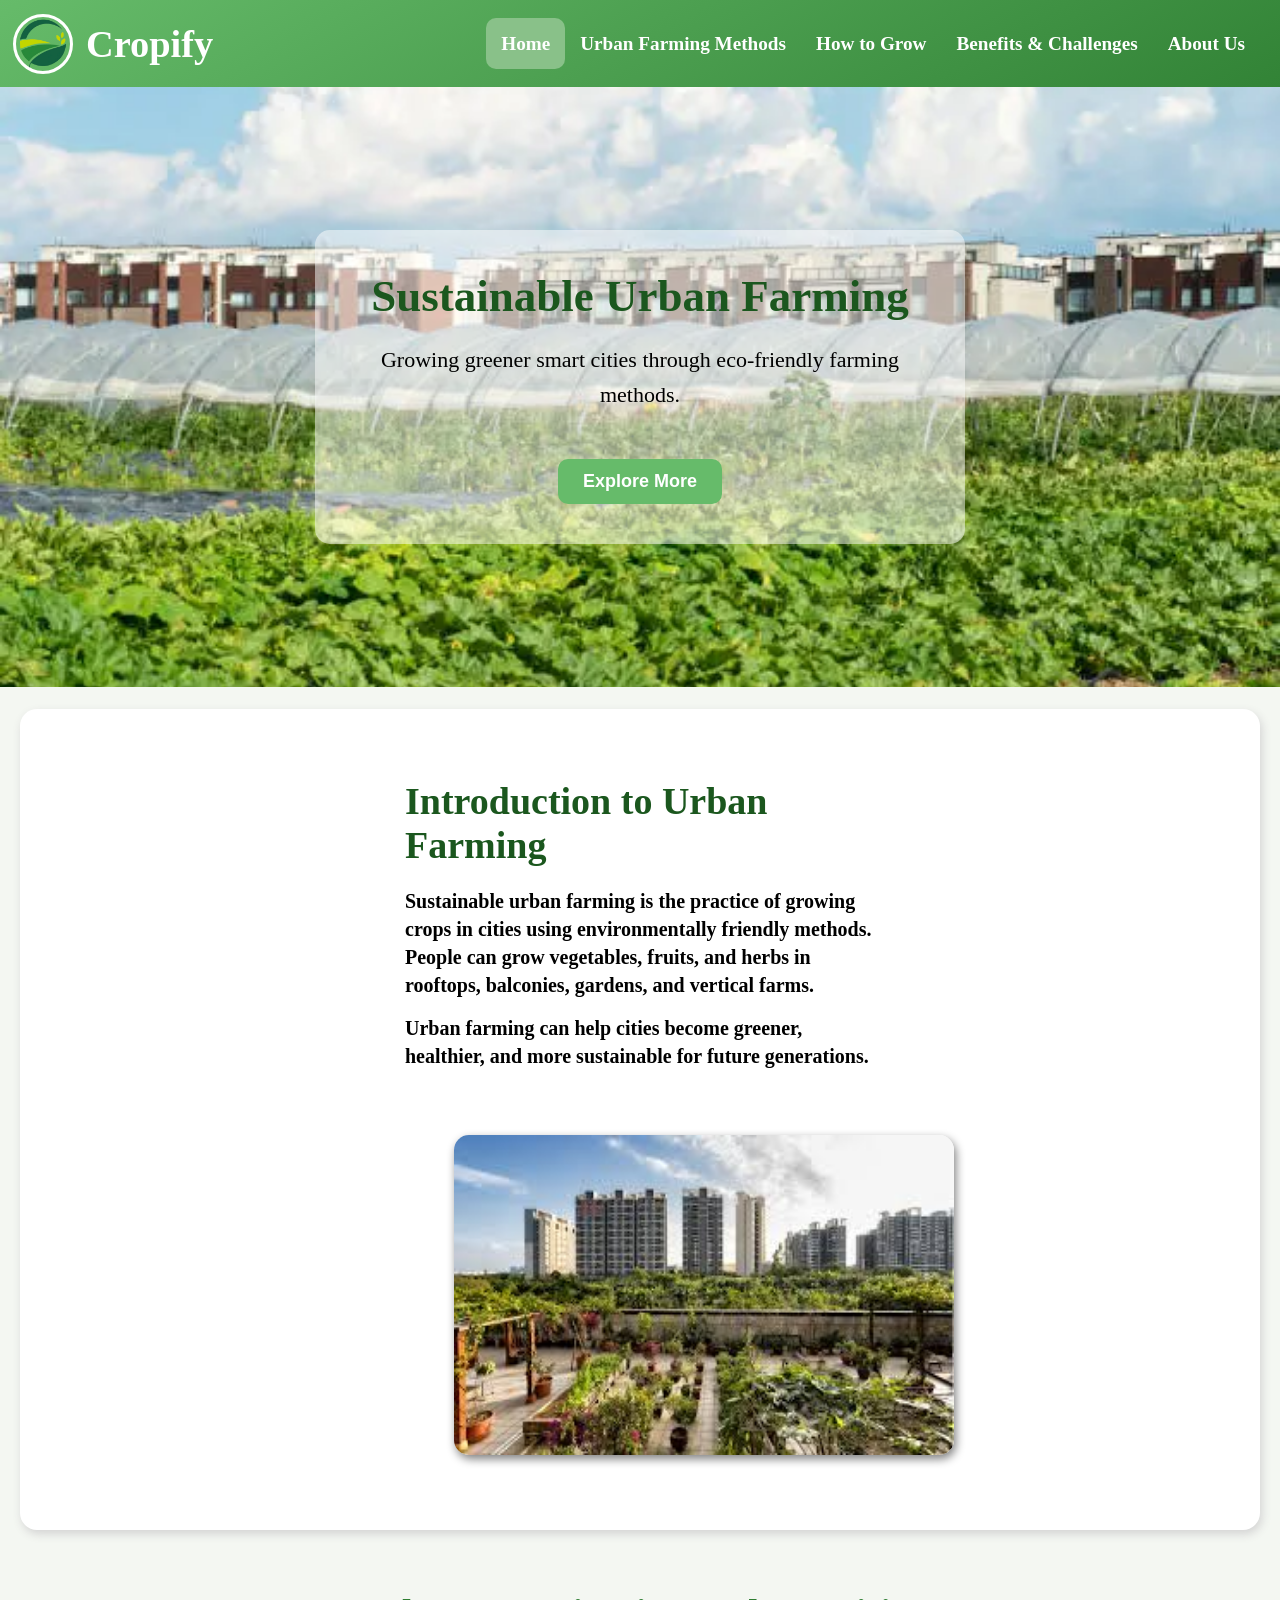
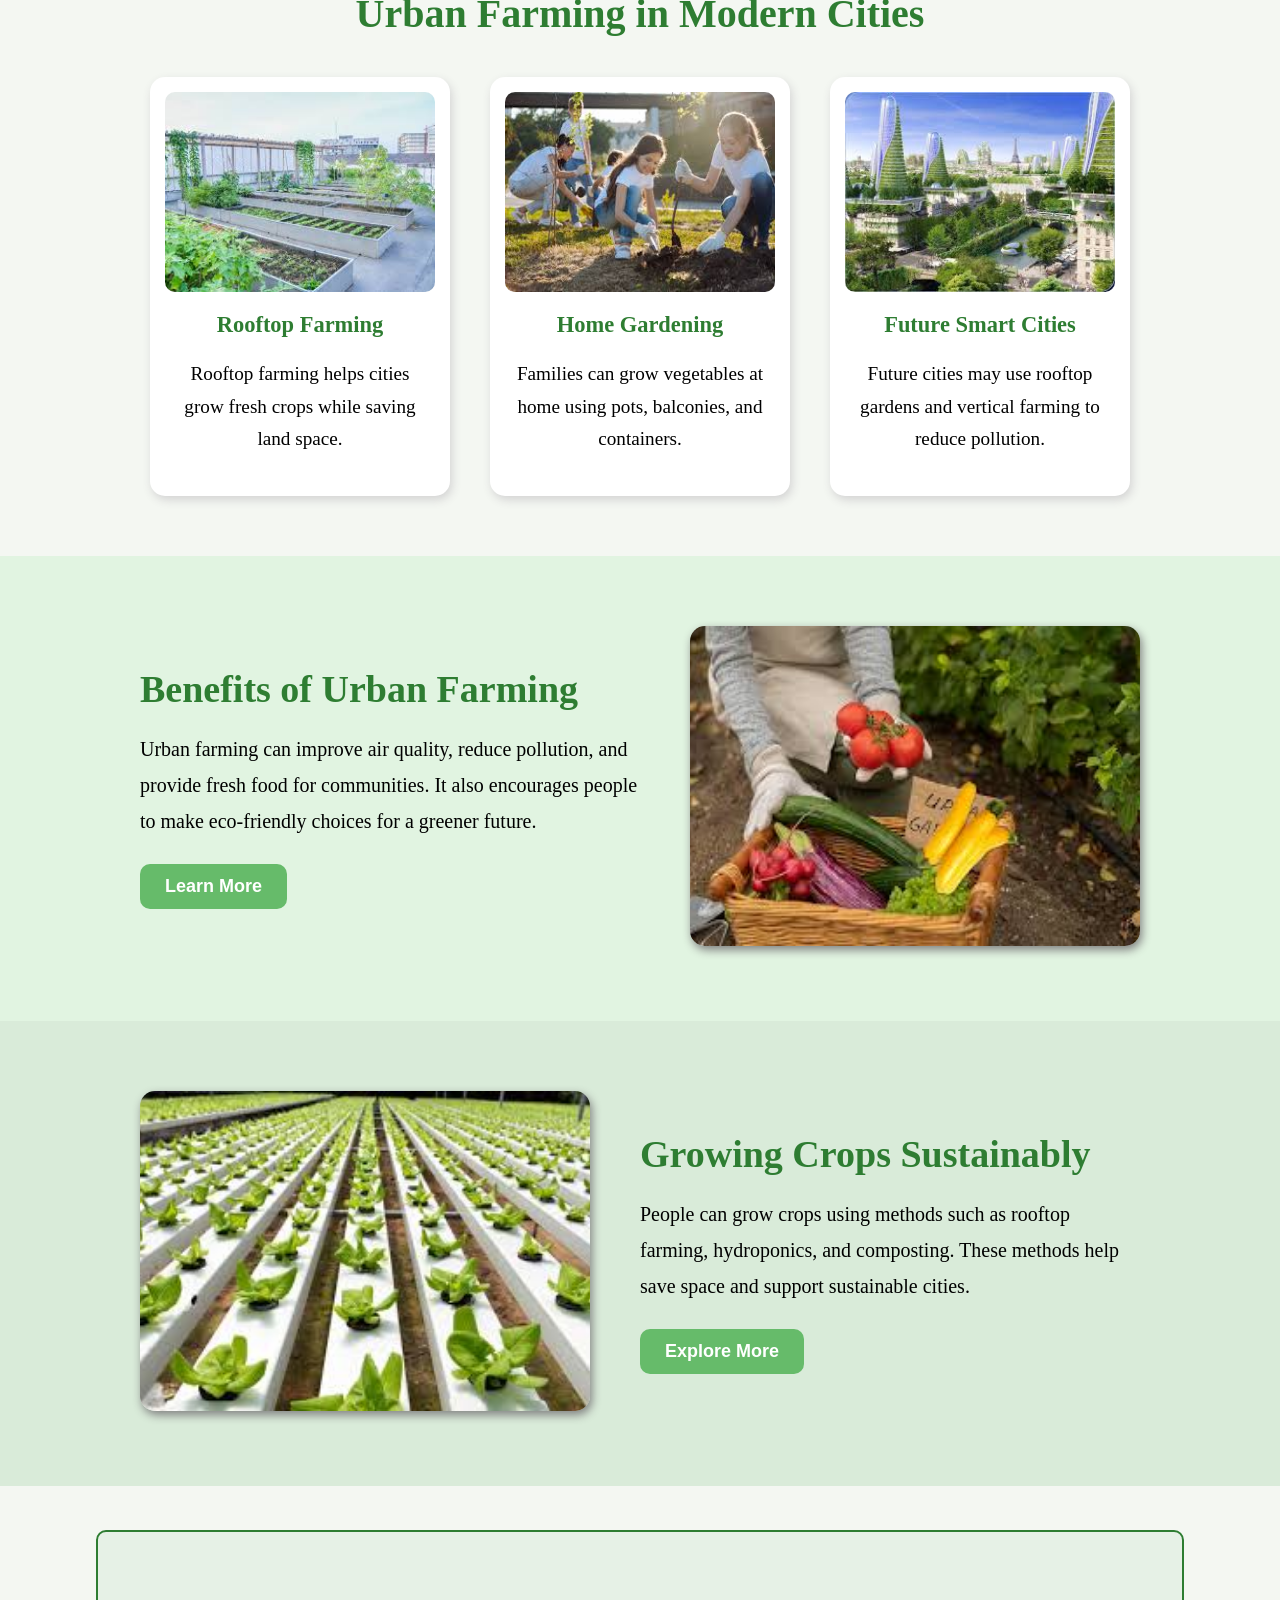
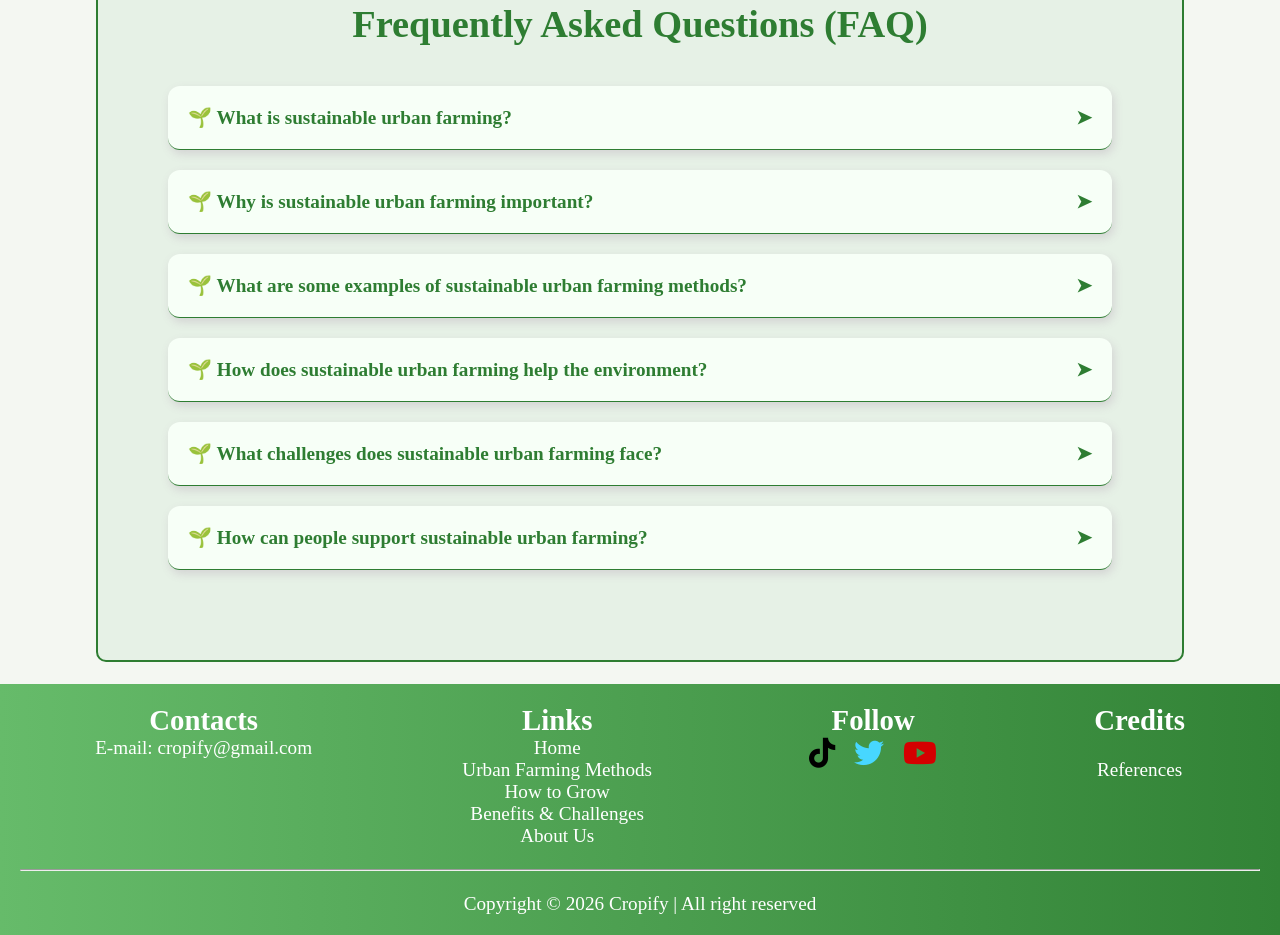
<file: index.html>
<!DOCTYPE html>
<html lang="en">
<head>
    <meta charset="UTF-8">
    <meta name="viewport" content="width=device-width, initial-scale=1.0">
    <title>Cropify - Home</title>
    <link rel="icon" href="icons/logo.ico">
    <link rel="stylesheet" href="index.css">
    <link rel="stylesheet" href="https://cdnjs.cloudflare.com/ajax/libs/font-awesome/6.5.0/css/all.min.css">
</head>
<body>
    <!--Header-->
    <div class="header">
        <div class="logo">
            <img src="icons/logo.ico" alt="logo">
            <h1>Cropify</h1>
        </div>
 
        <input type="checkbox" id="menu-check">
        <label for="menu-check" class="menu_icon">☰</label>

        <ul class="menu" type="none">
            <li><a href="index.html" class="show">Home</a></li>
            <li><a href="overview.html">Urban Farming Methods</a></li>
            <li><a href="pbl_howtogrow.html">How to Grow</a></li>
            <li><a href="Benefits.html">Benefits & Challenges</a></li>
            <li><a href="About_Us.html">About Us</a></li>
        </ul>
    </div>
    
    <!--Hero Section-->
    <div class="hero-container">
        <div class="hero-content">
            <h2>Sustainable Urban Farming</h2>
            <p>
                Growing greener smart cities through eco-friendly farming methods.
            </p>
            <br>
            <button>
                <a href="overview.html">Explore More</a>
            </button>
        </div>
    </div>
    <br>

    <!--Intro-->
    <div class="intro">
        <div class="intro-text">
        <h2>Introduction to Urban Farming</h2>
            <p>
                Sustainable urban farming is the practice of growing crops in cities using environmentally friendly methods. People can grow vegetables, fruits, and herbs in rooftops, balconies, gardens, and vertical farms.
            </p>
            <p>
                Urban farming can help cities become greener, healthier, and more sustainable for future generations.
            </p>
        </div>
        <div class="intro-image">
            <img src="images/urban agriculture.jpg" alt="Urban Farming">
        </div>
    </div>
    
    <!--Cards-->
    <div class="card-section">
        <h2>Urban Farming in Modern Cities</h2>

        <div class="cards">

            <div class="card">
                <img src="images/rooftop garden.jpg" alt="Rooftop Farming">
                <h3>Rooftop Farming</h3>
                <p>
                    Rooftop farming helps cities grow fresh crops while saving land space.
                </p>
            </div>
            
            <div class="card">
                <img src="images/Students planting.jpg" alt="Planting">
                <h3>Home Gardening</h3>
                <p>
                    Families can grow vegetables at home using pots, balconies, and containers.
                </p>
            </div>
            
            <div class="card">
                <img src="images/future green city.jpg" alt="Future Cities">
                <h3>Future Smart Cities</h3>
                <p>
                    Future cities may use rooftop gardens and vertical farming to reduce pollution.
                </p>
            </div>
        </div>
    </div>

    <!--Preview-->
    <div class="preview-section1">
        <div class="preview-text">
            <h2>Benefits of Urban Farming</h2>
            <p>
                Urban farming can improve air quality, reduce pollution, and provide fresh food for communities. It also encourages people to make eco-friendly choices for a greener future.
            </p>
            <button><a href="Benefits.html">Learn More</a></button>
        </div>
        <div class="preview-image">
            <img src="images/fresh vegetables community garden.jpg" alt="Benefits">
        </div>
    </div>
    
    <div class="preview-section2">
        <div class="preview-image">
            <img src="images/hydroponic farming.jpg" alt="How to Grow">
        </div>
        <div class="preview-text">
            <h2>Growing Crops Sustainably</h2>
            <p>
                People can grow crops using methods such as rooftop farming, hydroponics, and composting. These methods help save space and support sustainable cities.
            </p>
            <button><a href="pbl_howtogrow.html">Explore More</a></button>
        </div>
    </div>

    <br><br>

    <!--FAQ-->
    <div class="faq">
        <h1>Frequently Asked Questions (FAQ)</h1>
        <details>
            <summary>🌱 What is sustainable urban farming?</summary>
            <p>
                Sustainable urban farming is growing food in cities using methods that are good for the environment and help protect natural resources for the future.
            </p>
        </details>
        <details>
            <summary>🌱 Why is sustainable urban farming important?</summary>
            <p>
                It is important because it helps cities produce fresh food locally, reduces pollution from transporting food, and makes urban areas greener.
            </p>
        </details>
        <details>
            <summary>🌱 What are some examples of sustainable urban farming methods?</summary>
            <p>
                Examples include rooftop gardens, community gardens, vertical farming, greenhouses, and hydroponics, which all use space and resources efficiently.
            </p>
        </details>
        
        <details>
            <summary>🌱 How does sustainable urban farming help the environment?</summary>
            <p>
                It improves air quality, reduces waste and carbon emissions, and increases green spaces in cities.
            </p>
        </details>
        
        <details>
            <summary>🌱 What challenges does sustainable urban farming face?</summary>
            <p>
                Some challenges include limited space in cities, soil pollution, high starting costs, and the need for technology and maintenance.
            </p>
        </details>
        
        <details>
            <summary>🌱 How can people support sustainable urban farming?</summary>
            <p>
                People can support it by starting small home gardens, joining community farms, using eco-friendly practices, and learning more about sustainable food production.
            </p>
        </details>
    </div>

    <br>

    <!--footer-->
    <div class="footer">
        <div class="ft-container">
            <div class="ft-contact">
                <h2>Contacts</h2>
                <p>E-mail: <a href="">cropify@gmail.com</a></p>
            </div>
            <div class="links">
                <h2>Links</h2>
                <ul type="none">
                    <li><a href="index.html">Home</a></li>
                    <li><a href="overview.html">Urban Farming Methods</a></li>
                    <li><a href="pbl_howtogrow.html">How to Grow</a></li>
                    <li><a href="Benefits.html">Benefits & Challenges</a></li>
                    <li><a href="About_Us.html">About Us</a></li>
                </ul>
                <br>
            </div>
            <div class="social-icons">
                <h2>Follow</h2>
                <a href="https://www.tiktok.com/search?q=sustainable%20urban%20farming&t=1780014566578" class="tiktok"><i class="fab fa-tiktok"></i></a>
                <a href="https://x.com/search?q=sustainable%20urban%20farming&src=typed_query&f=top" class="twitter"><i class="fab fa-twitter"></i></a>
                <a href="https://www.youtube.com/channel/UCtoEuL28WUz4v6fltpDAhZA" class="youtube"><i class="fab fa-youtube"></i></a>
            </div>
            <div class="References">
                <h2>Credits</h2>
                <br>
                <a href="https://canva.link/aensawiiavmq3fc">References</a>
            </br>
            </div>
        </div>
        <hr><br>
        <p>Copyright &copy; 2026 Cropify | All right reserved</p>
    </div>
</body>
</html>
</file>
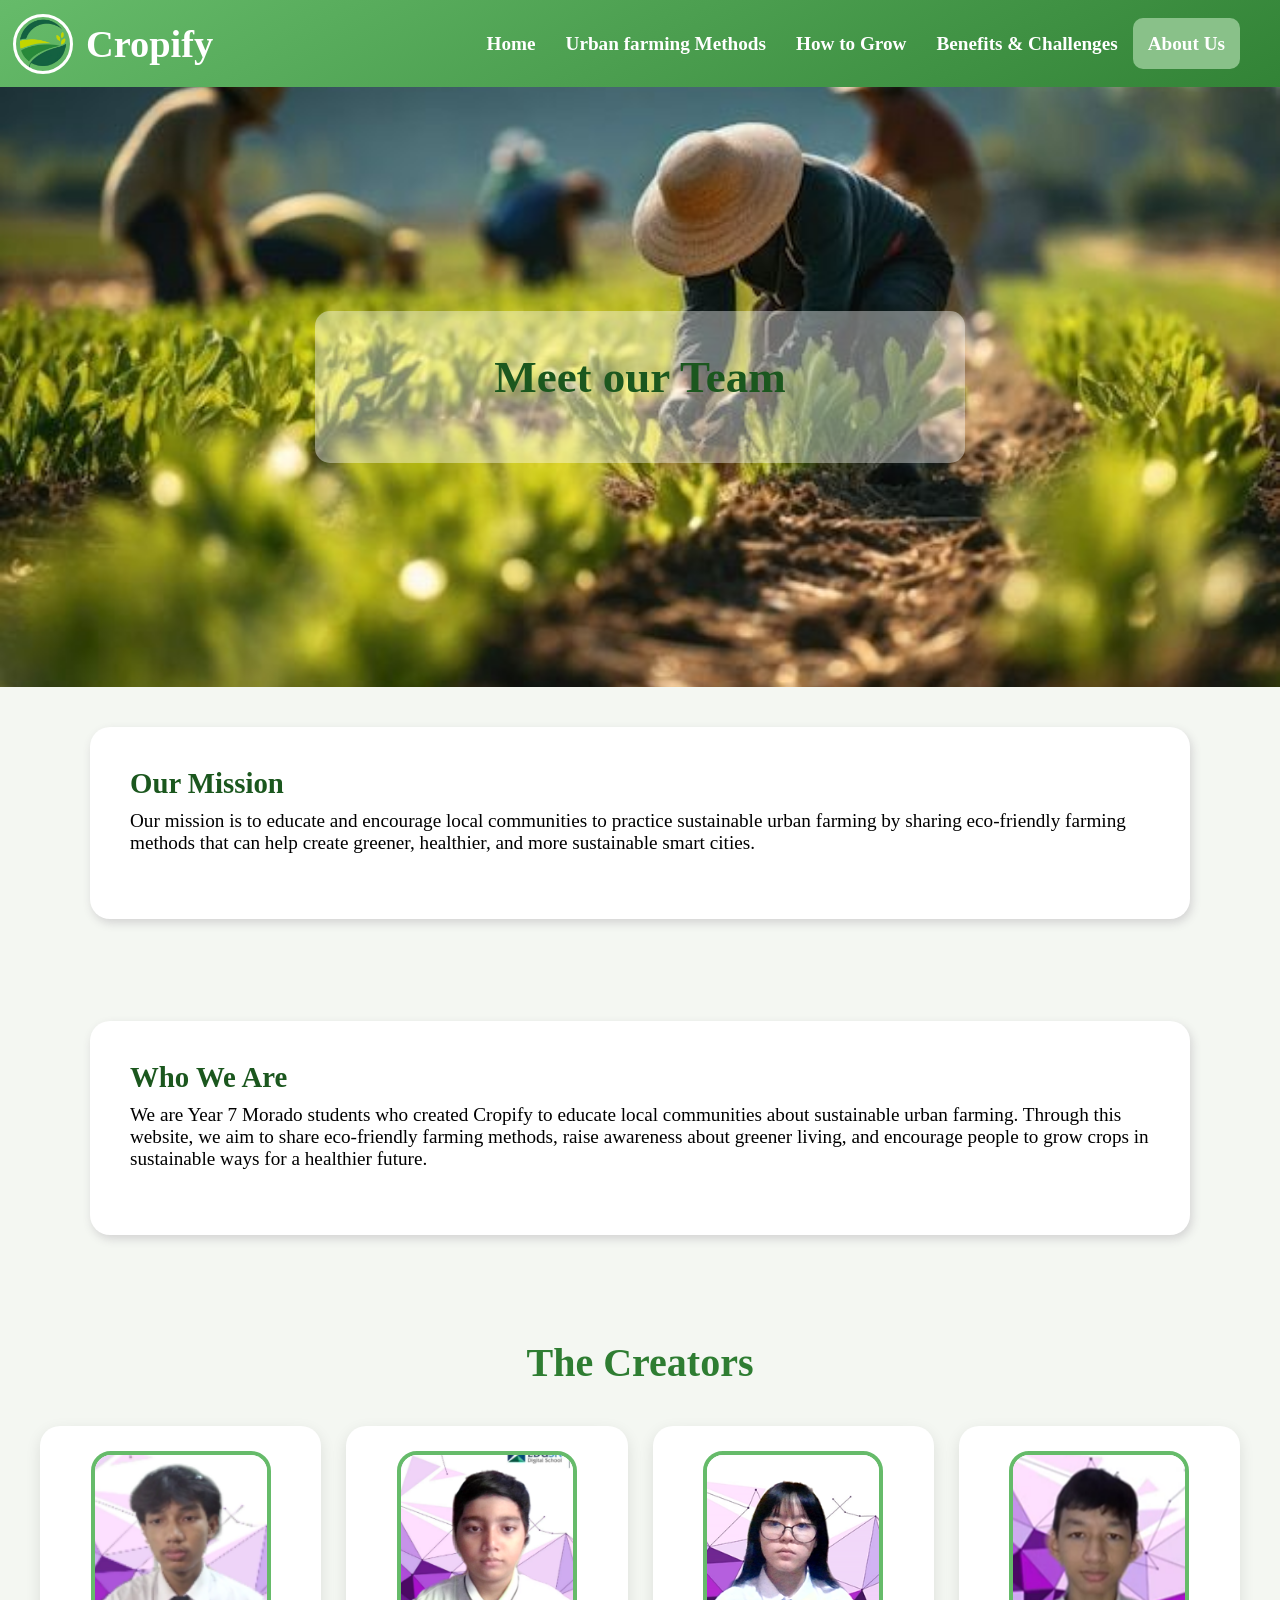
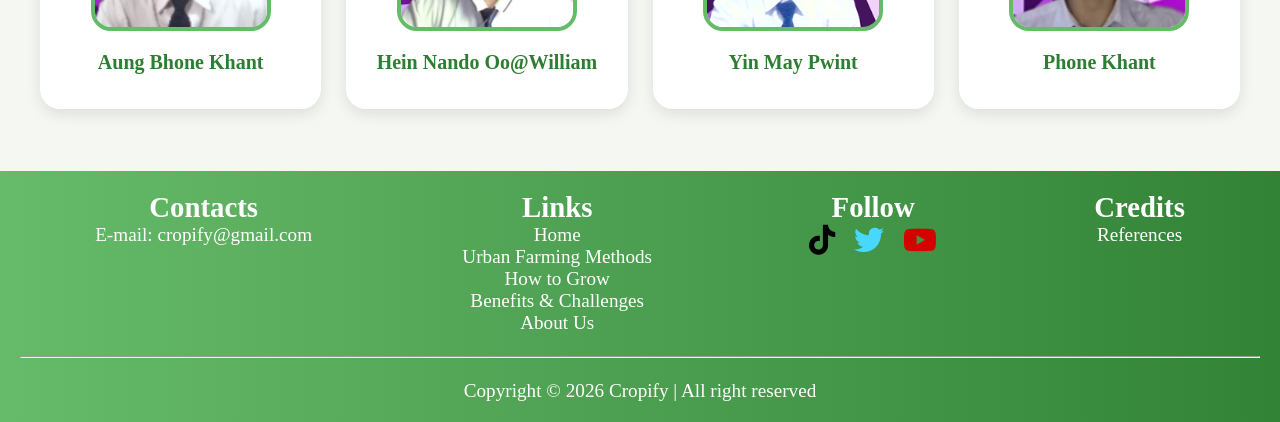
<file: About_Us.html>
<!DOCTYPE html>
<html lang="en">
<head>
    <meta charset="UTF-8">
    <meta name="viewport" content="width=device-width, initial-scale=1.0">
    <title>Cropify - About Us</title>
    <link rel="icon" href="icons/logo.ico">
    <link rel="stylesheet" href="About Us.css">
    <link rel="stylesheet"href="https://cdnjs.cloudflare.com/ajax/libs/font-awesome/6.5.0/css/all.min.css">
</head>
</head>
<body>
    <!--Header-->
    <div class="header">
        <div class="logo">
            <img src="icons/logo.ico" alt="logo">
            <h1>Cropify</h1>
        </div>
 
        <input type="checkbox" id="menu-check">
        <label for="menu-check" class="menu_icon">☰</label>
 
        <ul class="menu" type="none">
            <li><a href="index.html">Home</a></li>
            <li><a href="overview.html">Urban farming Methods</a></li>
            <li><a href="pbl_howtogrow.html">How to Grow</a></li>
            <li><a href="Benefits.html">Benefits & Challenges</a></li>
            <li><a href="About_Us.html" class="show">About Us</a></li>
        </ul>
    </div>

 
    <!--overview hero section-->
        <div class="hero-container">
            <div class="hero-content">
                <h2>Meet our Team</h2>
            </div>
        </div>
    <!--Who we are & Our Mission-->
    <div class="us">
        <h2>Our Mission</h2>
        <p>
            Our mission is to educate and encourage local communities to practice sustainable urban farming by sharing eco-friendly farming methods that can help create greener, healthier, and more sustainable smart cities.
        </p>
    </div>
 
    <br>
 
    <div class="us">
        <h2>Who We Are</h2>
        <p>
            We are Year 7 Morado students who created Cropify to educate local communities about sustainable urban farming. Through this website, we aim to share eco-friendly farming methods, raise awareness about greener living, and encourage people to grow crops in sustainable ways for a healthier future.
        </p>
    </div>
 
    <br><br>
 
    <!--Members-->
    <h1 class="members-title">The Creators</h1>
 
    <div class="team">
        <div class="member">
            <img src="images/ABK.png" alt="ABK">
            <h3>Aung Bhone Khant</h3>
            <p>Creator of</p>
            <p>About Us page </p>
        </div>
 
        <div class="member">
            <img src="images/HNO.png" alt="HNO">
            <h3>Hein Nando Oo@William</h3>
            <p>Creator of</p>
            <p>Benefits & Challenges page</p>
        </div>
 
        <div class="member">
            <img src="images/YMP.png" alt="YMP">
            <h3>Yin May Pwint</h3>
            <p>Creator of</p>
            <p>Home page and Urban Farming Methods page</p>
        </div>
 
        <div class="member">
            <img src="images/PK (1).png" alt="PK">
            <h3>Phone Khant</h3>
            <p>Creator of</p>
            <p>How to Grow page</p>
        </div>
    </div>
 
    <br>
 
    <!--Footer-->
    <div class="footer">
        <div class="ft-container">
            <div class="ft-contact">
                <h2>Contacts</h2>
                <p>E-mail: <a href="">cropify@gmail.com</a></p>
            </div>
            <div class="links">
                <h2>Links</h2>
                <ul type="none">
                    <li><a href="index.html">Home</a></li>
                    <li><a href="overview.html">Urban Farming Methods</a></li>
                    <li><a href="pbl_howtogrow.html">How to Grow</a></li>
                    <li><a href="Benefits.html">Benefits & Challenges</a></li>
                    <li><a href="About_Us.html">About Us</a></li>
                </ul>
                <br>
            </div>
            <div class="social-icons">
                <h2>Follow</h2>
                <a href="https://www.tiktok.com/search?q=sustainable%20urban%20farming&t=1780014566578" class="tiktok"><i class="fab fa-tiktok"></i></a>
                <a href="https://x.com/search?q=sustainable%20urban%20farming&src=typed_query&f=top" class="twitter"><i class="fab fa-twitter"></i></a>
                <a href="https://www.youtube.com/channel/UCtoEuL28WUz4v6fltpDAhZA" class="youtube"><i class="fab fa-youtube"></i></a>
            </div>
            <div class="references">
                <h2>Credits</h2>
                <a href="https://canva.link/aensawiiavmq3fc">References</a>
            </div>
        </div>
        <hr><br>
        <p>Copyright &copy; 2026 Cropify | All right reserved</p>
    </div>
</body>
</html>
</file>
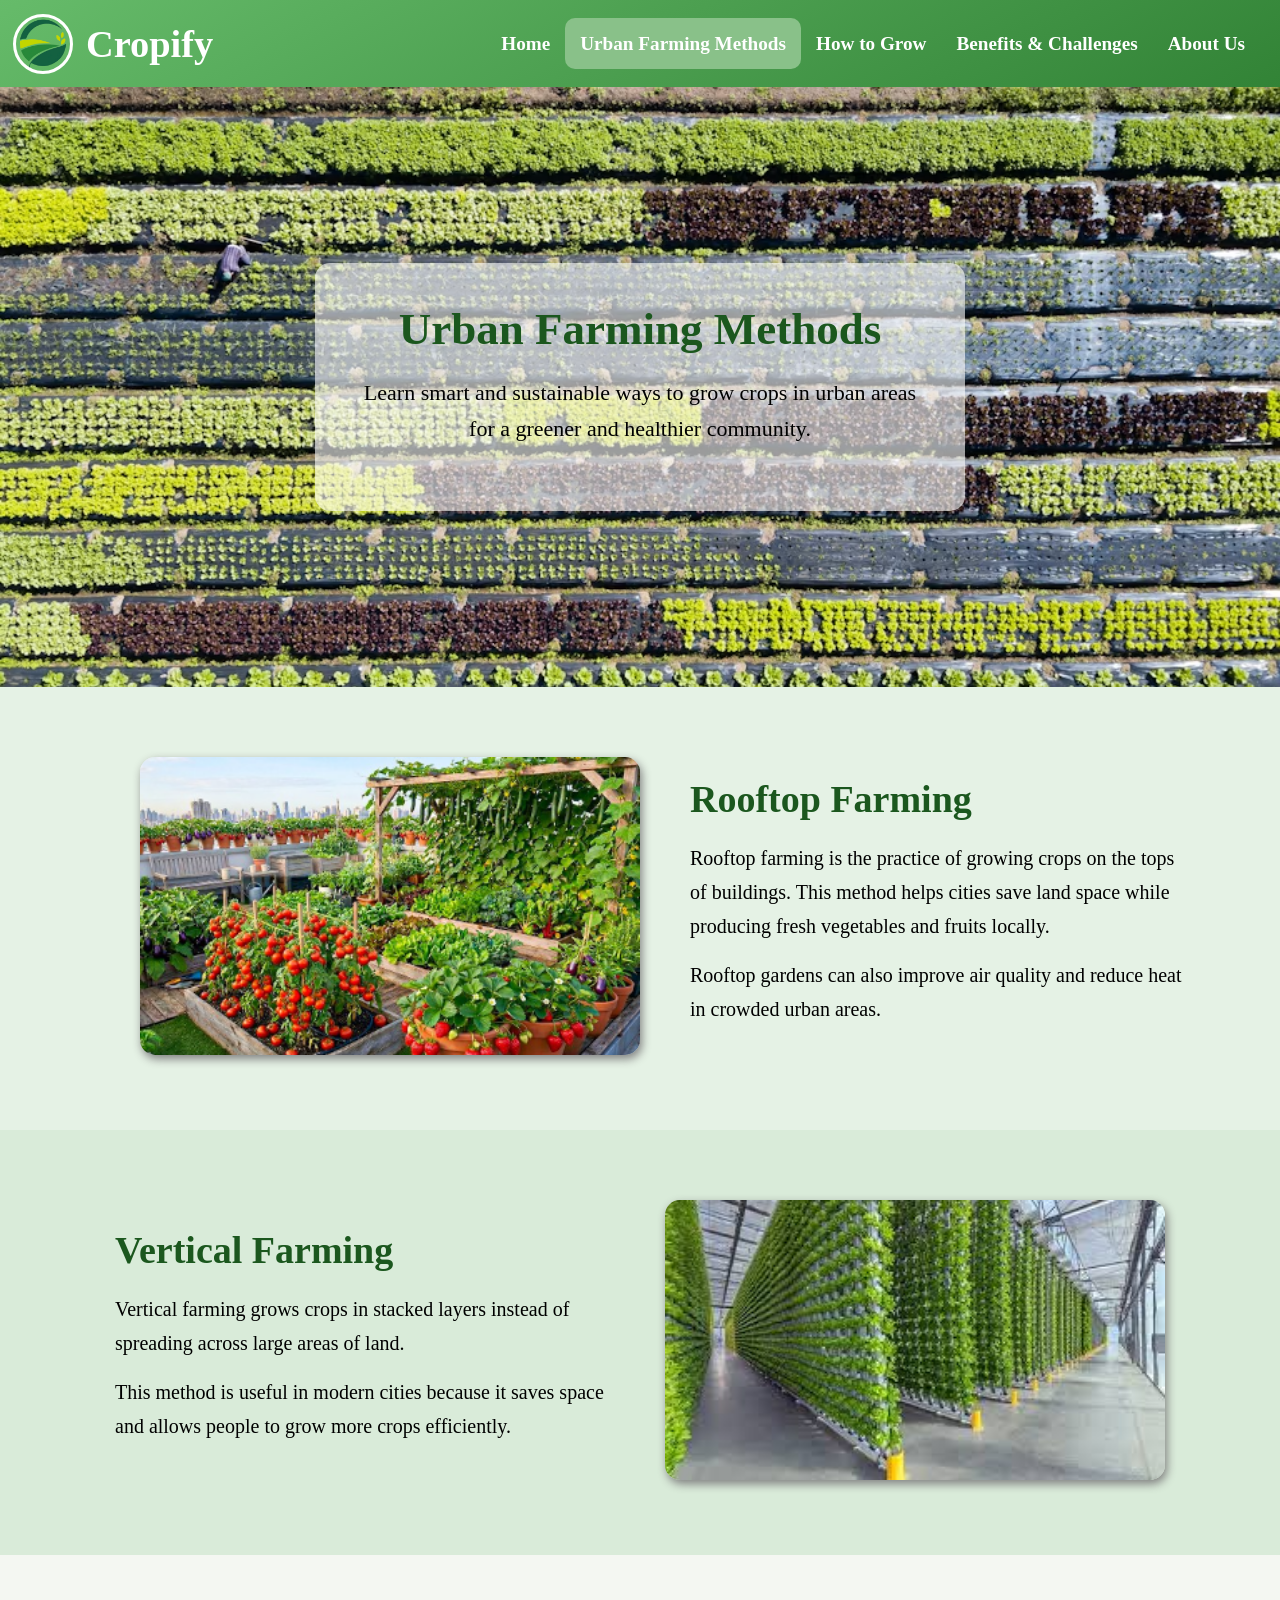
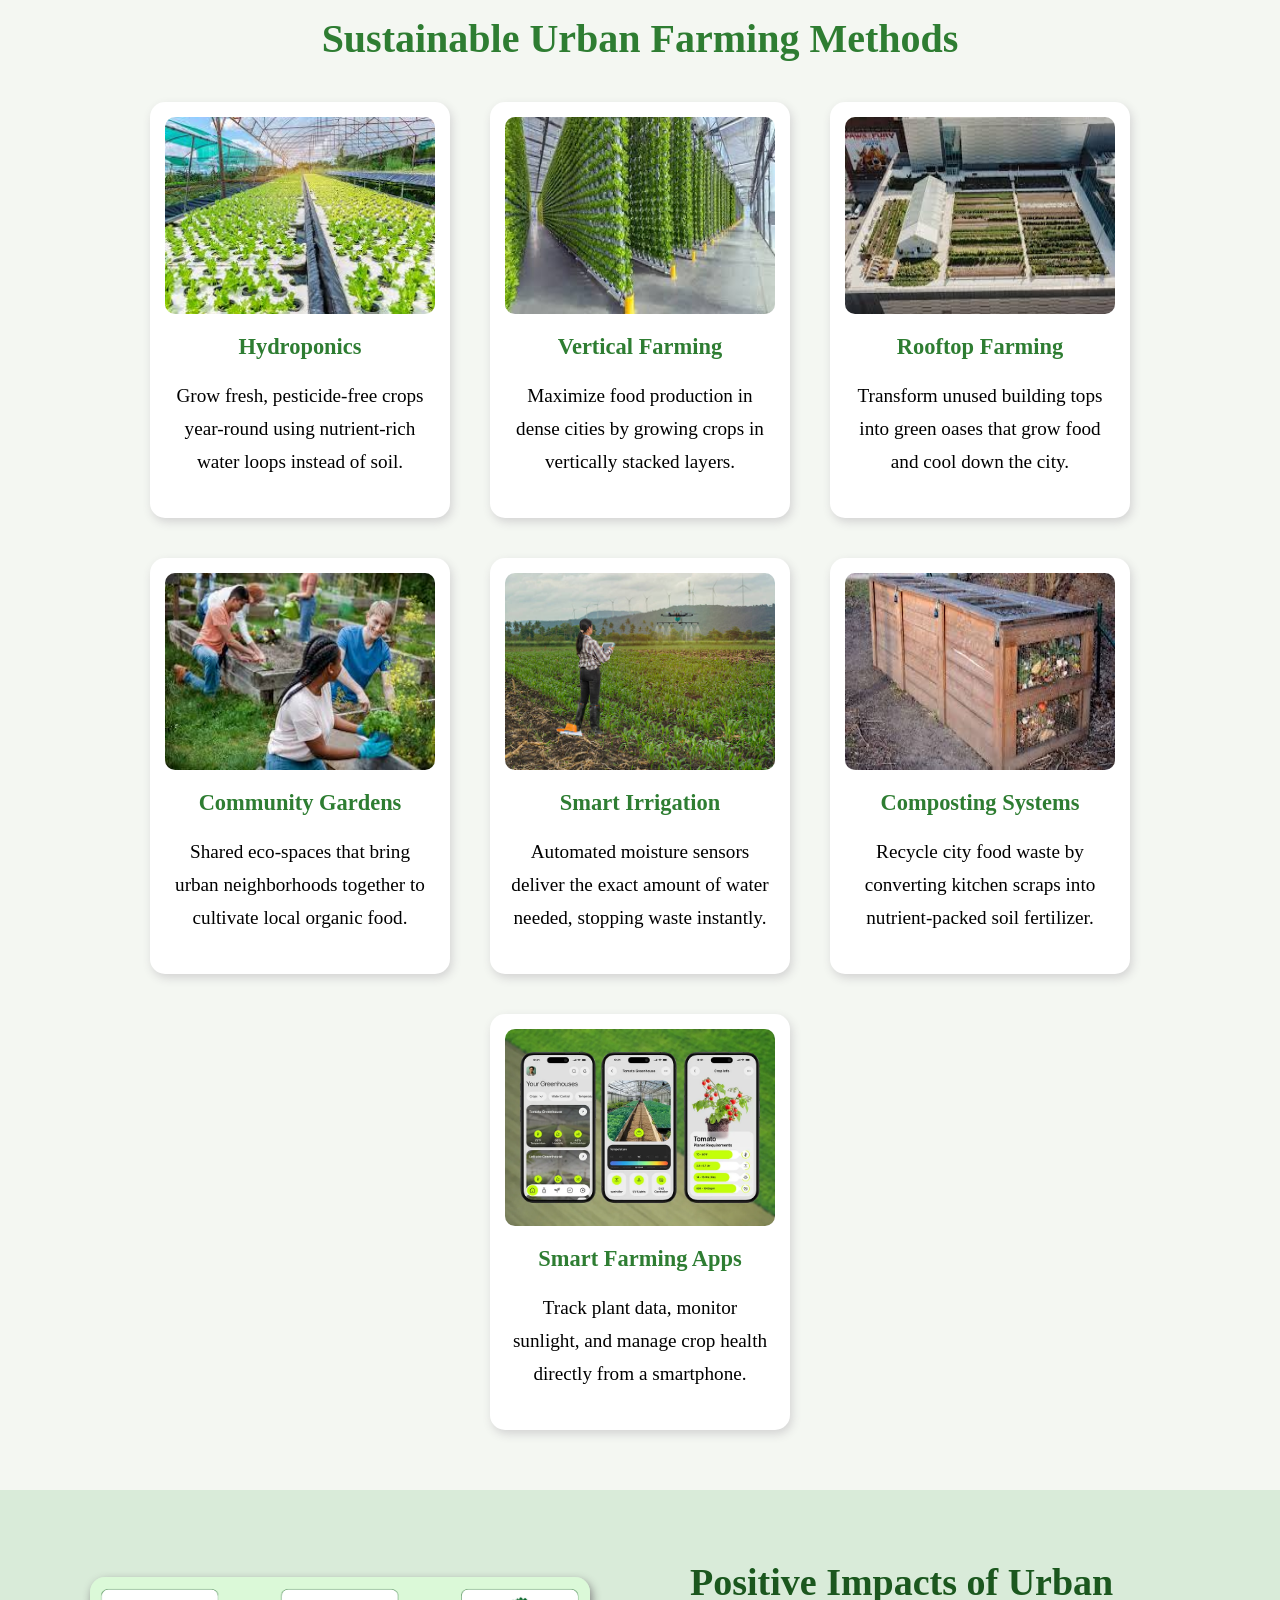
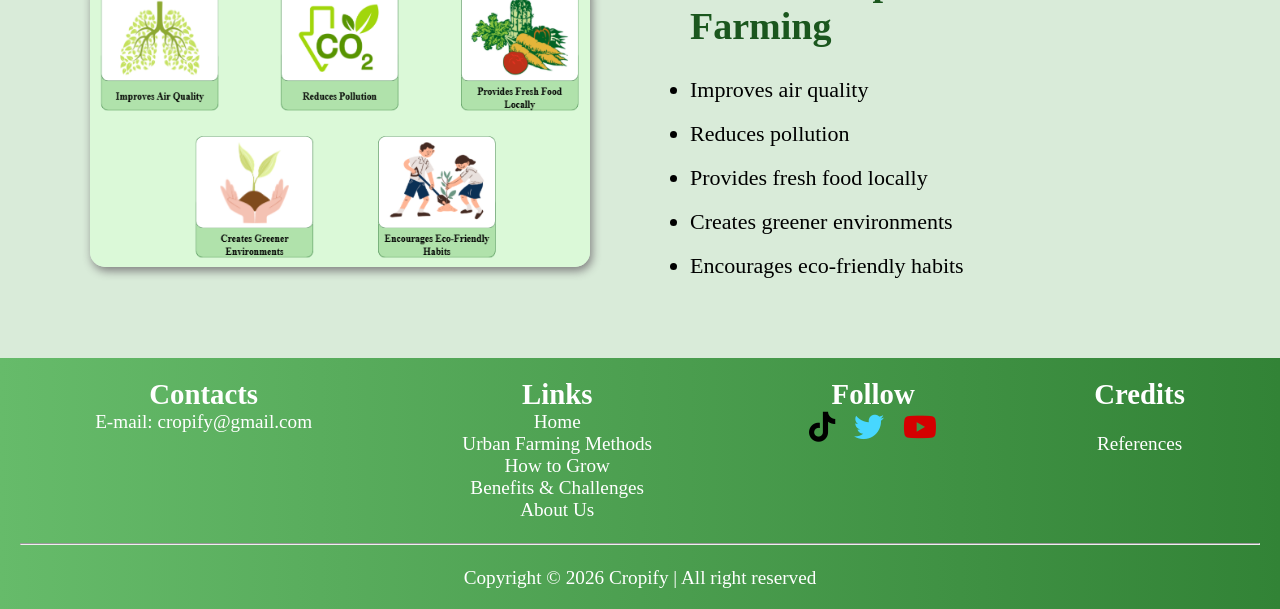
<file: overview.html>
<!DOCTYPE html>
<html lang="en">
<head>
    <meta charset="UTF-8">
    <meta name="viewport" content="width=device-width, initial-scale=1.0">
    <title>Cropify - Urban Farming Methods</title>
    <link rel="icon" href="icons/logo.ico">
    <link rel="stylesheet" href="overview.css">
    <link rel="stylesheet" href="https://cdnjs.cloudflare.com/ajax/libs/font-awesome/6.5.0/css/all.min.css">
</head>
<body>
    <!--header-->
    <div class="header">
        <div class="logo">
            <img src="icons/logo.ico" alt="logo">
            <h1>Cropify</h1>
        </div>
 
        <input type="checkbox" id="menu-check">
        <label for="menu-check" class="menu_icon">☰</label>

        <ul class="menu" type="none">
            <li><a href="index.html">Home</a></li>
            <li><a href="overview.html" class="show">Urban Farming Methods</a></li>
            <li><a href="pbl_howtogrow.html">How to Grow</a></li>
            <li><a href="Benefits.html">Benefits & Challenges</a></li>
            <li><a href="About_Us.html">About Us</a></li>
        </ul>
    </div>
    <!--end header-->

    <!--overview hero section-->
    <div class="hero-container">
        <div class="hero-content">
            <h2>Urban Farming Methods</h2>
            <p>
                Learn smart and sustainable ways to grow crops in urban areas for a greener and healthier community.
            </p>
        </div>
    </div>


    <!--Section 1-->
    <div class="section1">
        <br><br>
        <div class="overview-image">
            <img src="images/rooftop vegetable garden.png" alt="Rooftop Farming">
        </div>
        <div class="overview-text">
            <h2>Rooftop Farming</h2>
            <p>
                Rooftop farming is the practice of growing crops on the tops of buildings. This method helps cities save land space while producing fresh vegetables and fruits locally.
            </p>
            <p>
                Rooftop gardens can also improve air quality and reduce heat in crowded urban areas.
            </p>
        </div>
    </div>


    <!--Section 2-->
    <div class="section2">
        <div class="overview-text">
            <h2>Vertical Farming</h2>
            <p>
                Vertical farming grows crops in stacked layers instead of spreading across large areas of land.
            </p>
            <p>
                This method is useful in modern cities because it saves space and allows people to grow more crops efficiently.
            </p>
        </div>
        <div class="overview-image">
            <img src="images/vertical farm.jpg" alt="Vertical Farming">
        </div>
    </div>


    <!--Section 3-->
    <div class="card-section">
        <h2>Sustainable Urban Farming Methods</h2>
        <div class="cards">
            <div class="card">
                <img src="images/Hydroponics.jpg" alt="Hydroponics">
                <h3>Hydroponics</h3>
                <p>
                    Grow fresh, pesticide-free crops year-round using nutrient-rich water loops instead of soil.
                </p>
            </div>
            
            <div class="card">
                <img src="images/vertical farm.jpg" alt="Vertical Farming">
                <h3>Vertical Farming</h3>
                <p>
                    Maximize food production in dense cities by growing crops in vertically stacked layers.
                </p>
            </div>
            
            <div class="card">
                <img src="images/rooftop greenhouse urban farming.jpg" alt="rooftop farming">
                <h3>Rooftop Farming</h3>
                <p>
                    Transform unused building tops into green oases that grow food and cool down the city.
                </p>
            </div>

            <div class="card">
                <img src="images/Community Gardens.jpg" alt="Commnuity">
                <h3>Community Gardens</h3>
                <p>
                    Shared eco-spaces that bring urban neighborhoods together to cultivate local organic food.
                </p>
            </div>

            <div class="card">
                <img src="images/smart irrigation.jpg" alt="Smart Irrigation">
                <h3>Smart Irrigation</h3>
                <p>
                    Automated moisture sensors deliver the exact amount of water needed, stopping waste instantly.
                </p>
            </div>

            <div class="card">
                <img src="images/Composting.jpg" alt="Composting">
                <h3>Composting Systems</h3>
                <p>
                    Recycle city food waste by converting kitchen scraps into nutrient-packed soil fertilizer.
                </p>
            </div>

            <div class="card">
                <img src="images/smart apps.webp" alt="Smart Farming Apps">
                <h3>Smart Farming Apps</h3>
                <p>
                    Track plant data, monitor sunlight, and manage crop health directly from a smartphone.
                </p>
            </div>
        </div>
    </div>
        
    
        
    <!--Impacts-->
    <div class="impacts-section">
        <div class="impacts-image">
            <img src="images/impacts.png" alt="Impacts">
        </div>
        <div class="impacts-text">
            <h2>Positive Impacts of Urban Farming</h2>
            <ul>
                <li>Improves air quality</li>
                <li>Reduces pollution</li>
                <li>Provides fresh food locally</li>
                <li>Creates greener environments</li>
                <li>Encourages eco-friendly habits</li>
            </ul>
        </div>
    </div>


    <!--footer-->
    <div class="footer">
        <div class="ft-container">
            <div class="ft-contact">
                <h2>Contacts</h2>
                <p>E-mail: <a href="mailto:cropify@gmail.com">cropify@gmail.com</a></p>
            </div>
            <div class="links">
                <h2>Links</h2>
                <ul type="none">
                    <li><a href="index.html">Home</a></li>
                    <li><a href="overview.html">Urban Farming Methods</a></li>
                    <li><a href="pbl_howtogrow.html">How to Grow</a></li>
                    <li><a href="Benefits.html">Benefits & Challenges</a></li>
                    <li><a href="About_Us.html">About Us</a></li>
                </ul>
                <br>
            </div>
            <div class="social-icons">
                <h2>Follow</h2>
                <a href="https://www.tiktok.com/search?q=sustainable%20urban%20farming&t=1780014566578" class="tiktok"><i class="fab fa-tiktok"></i></a>
                <a href="https://x.com/search?q=sustainable%20urban%20farming&src=typed_query&f=top" class="twitter"><i class="fab fa-twitter"></i></a>
                <a href="https://www.youtube.com/channel/UCtoEuL28WUz4v6fltpDAhZA" class="youtube"><i class="fab fa-youtube"></i></a>
            </div>
            <div class="References">
                <h2>Credits</h2>
                <br>
                <a href="https://canva.link/aensawiiavmq3fc">References</a>
            </br>
            </div>
        </div>
        <hr><br>
        <p>Copyright &copy; 2026 Cropify | All right reserved</p>
    </div>
</body>
</html>
</file>
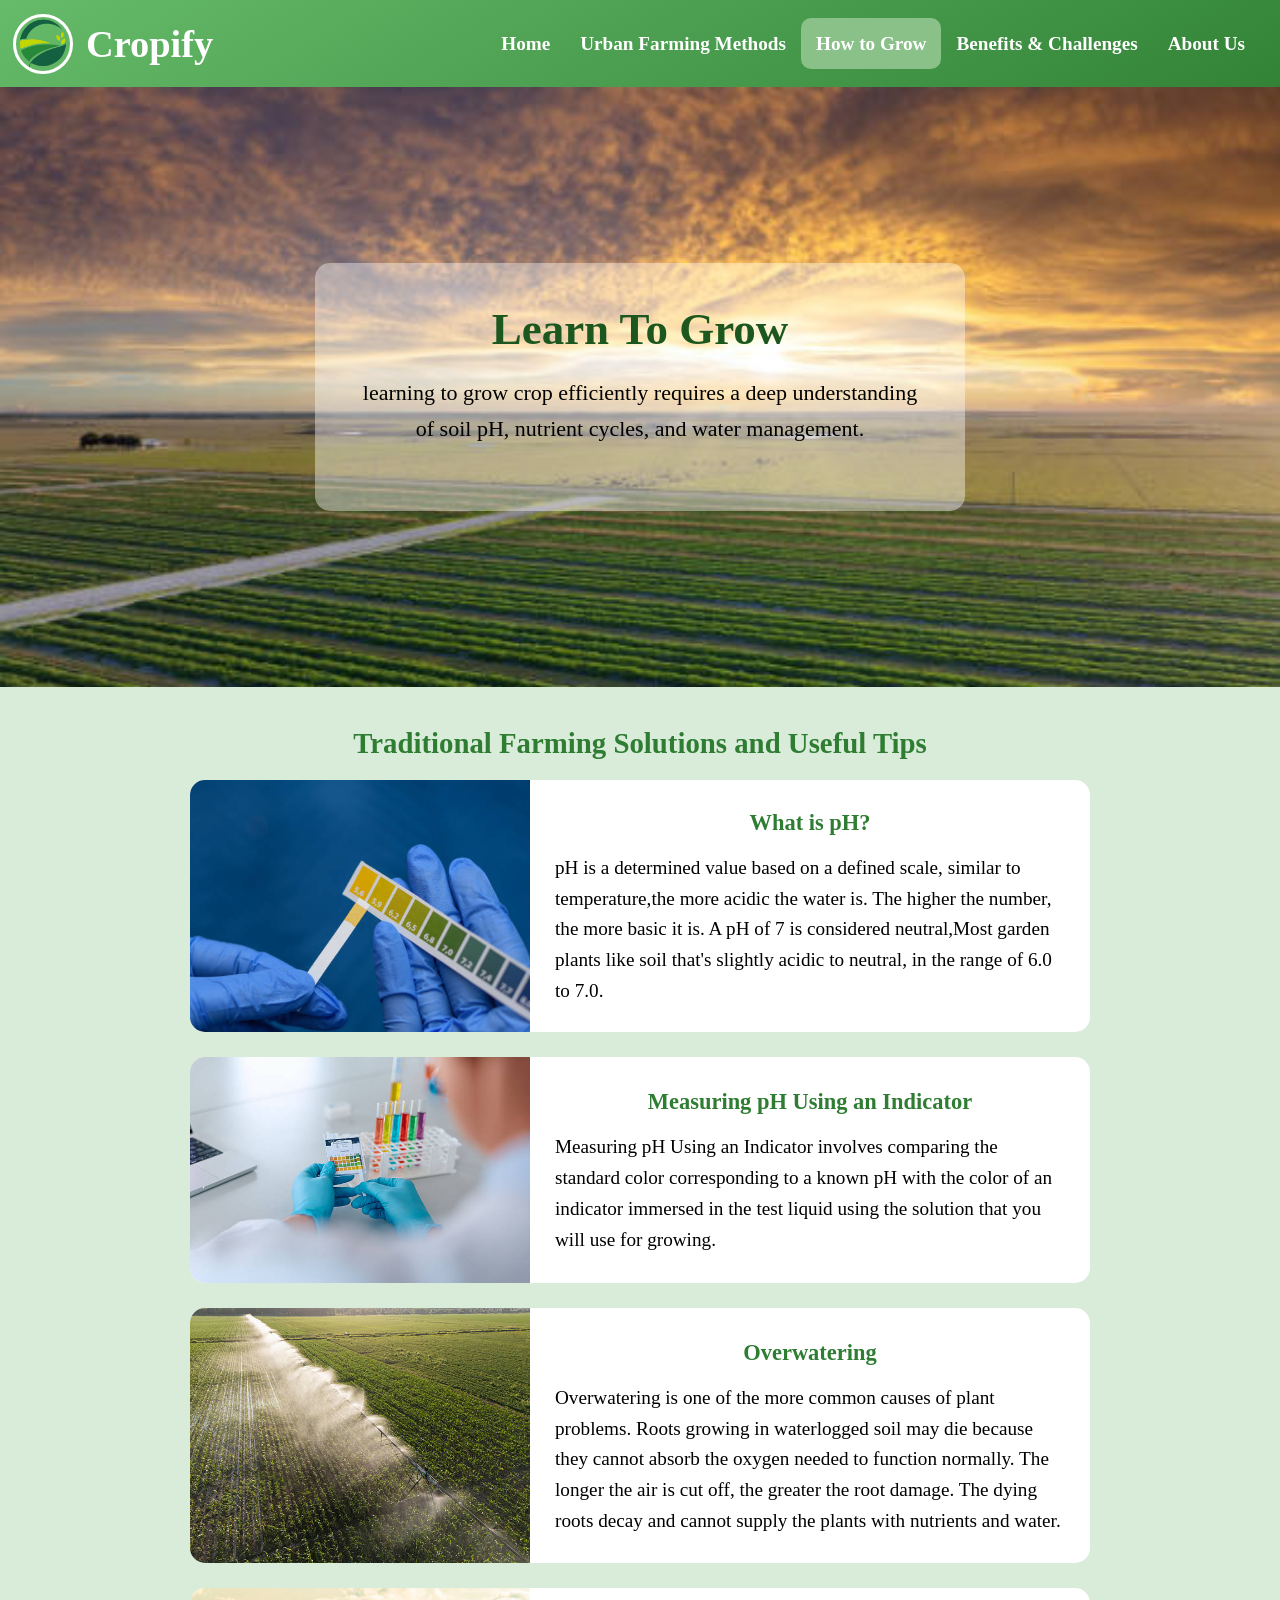
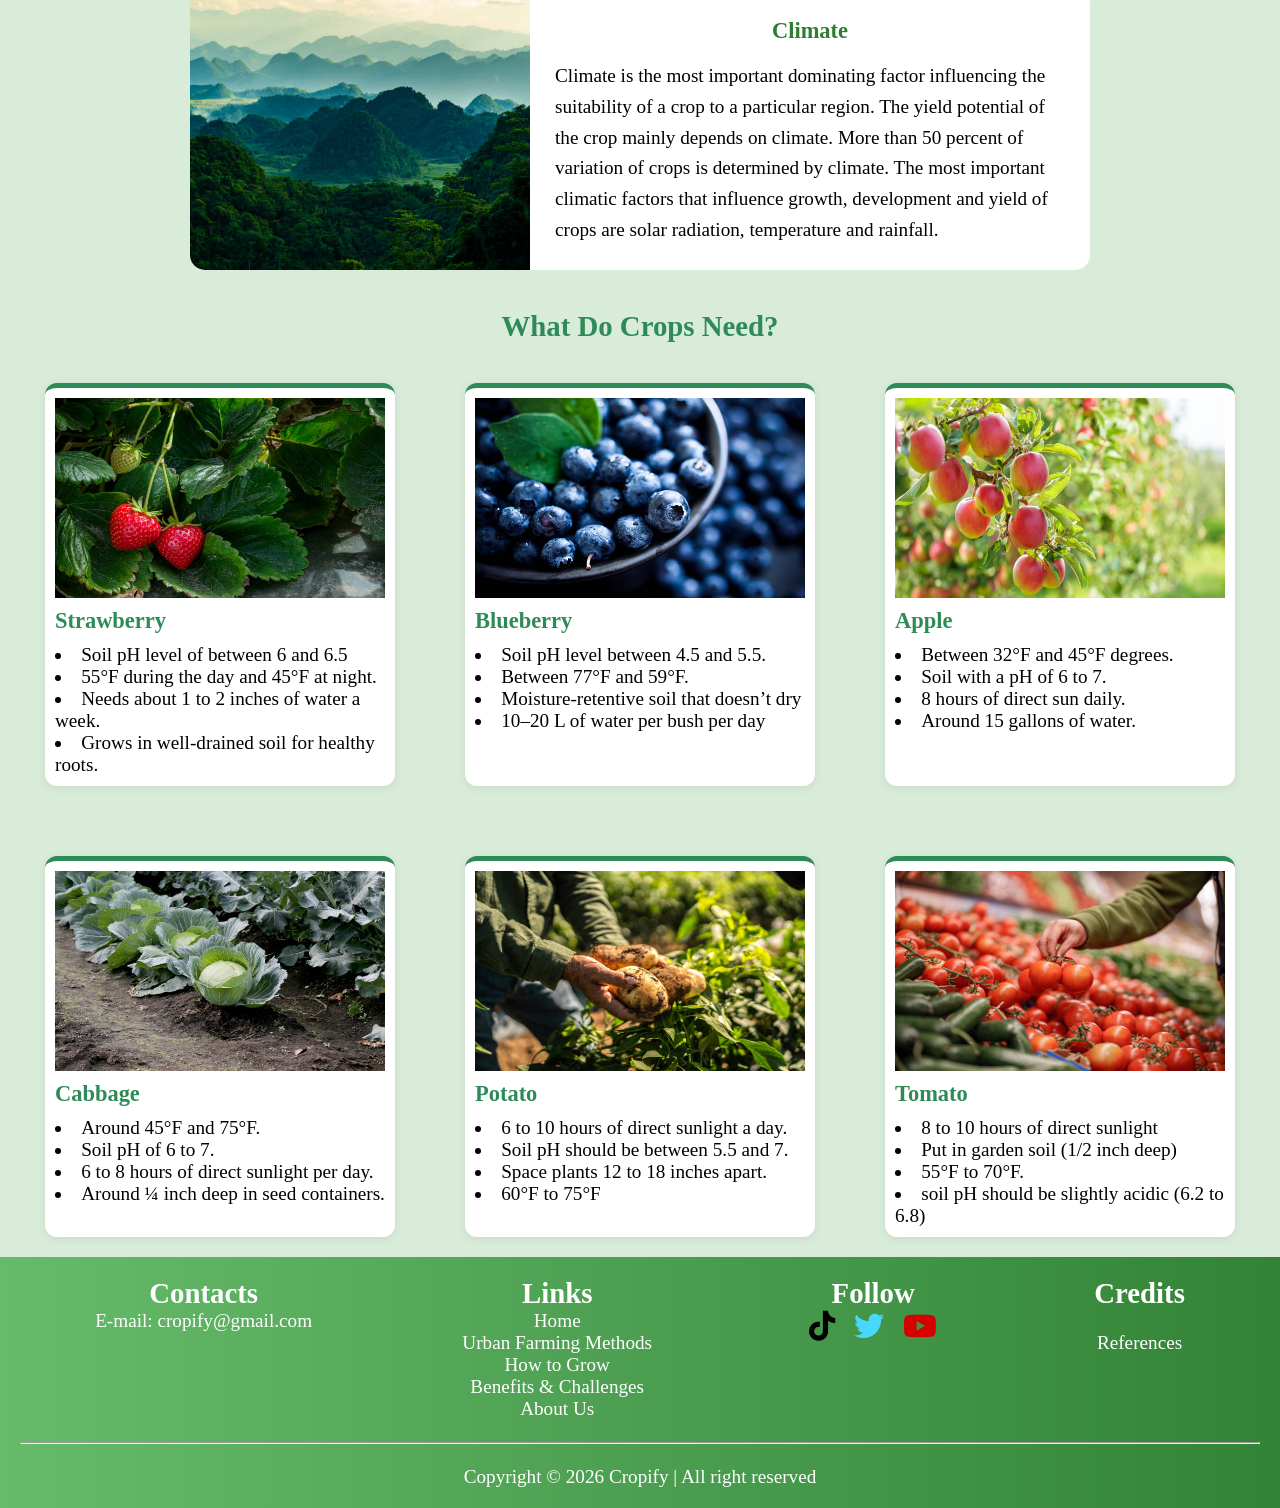
<file: pbl_howtogrow.html>
<!DOCTYPE html>
<html lang="en">
<head>
    <meta charset="UTF-8">
    <meta name="viewport" content="width=device-width, initial-scale=1.0">
    <title>Cropify - How to Grow</title>
    <link rel="stylesheet" href="pbl_howtogrow.css">
    <link rel="stylesheet" href="https://cdnjs.cloudflare.com/ajax/libs/font-awesome/6.5.0/css/all.min.css">
    <link rel="icon" href="icons/logo.ico">
</head>
<body>
   <div class="header">
        <div class="logo">
            <img src="icons/logo.ico" alt="logo">
            <h1>Cropify</h1>
        </div>
 
        <!--hamburger menu-->  
        <input type="checkbox" id="menu-check">
        <label for="menu-check" class="menu_icon">☰</label>
        <!--hamburger menu end-->
 
        <ul class="menu" type="none">
            <li><a href="index.html">Home</a></li>
            <li><a href="overview.html">Urban Farming Methods</a></li>
            <li><a href="pbl_tipstogrow.html" class="home">How to Grow</a></li>
            <li><a href="Benefits.html">Benefits & Challenges</a></li>
            <li><a href="About_Us.html">About Us</a></li>
        </ul>
    </div>
 
    <div class="hero-container">
        <div class="hero-content">
            <h2>Learn To Grow</h2>
            <p>
                learning to grow crop efficiently requires a deep understanding of soil pH, nutrient cycles, and water management.
            </p>
        </div>
    </div>

    
 
        <h2 class="section-title"> Traditional Farming Solutions and Useful Tips</h2>
        <div class="grid-container">
            <div class="content-card">
                <a href="#"><img src="images/PH.jpg" alt="pH" class="card-image"></a>
                <div class="card-caption">
                    <h3 class="card-title"> What is pH?</h3>
                    <p>pH is a determined value based on a defined scale, similar to temperature,the more acidic the water is. The higher the number, the more basic it is. A pH of 7 is considered neutral,Most garden plants like soil that's slightly acidic to neutral, in the range of 6.0 to 7.0.</p>
                </div>
            </div>

            <div class="content-card">
                <a href="#"><img src="images/Indicator.jpg" alt="Indicator" class="card-image"></a>
                <div class="card-caption">
                    <h3 class="card-title"> Measuring pH Using an Indicator</h3>
                    Measuring pH Using an Indicator involves comparing the standard color corresponding to a known pH with the color of an indicator immersed in the test liquid using the solution that you will use for growing.</div>
            </div>
            <div class="content-card">
                <a href="#"><img src="images/Overwatering.jpg" alt="Overwatering" class="card-image"></a>
                <div class="card-caption">
                    <h3 class="card-title">Overwatering</h3>
                    Overwatering is one of the more common causes of plant problems. Roots growing in waterlogged soil may die because they cannot absorb the oxygen needed to function normally. The longer the air is cut off, the greater the root damage. The dying roots decay and cannot supply the plants with nutrients and water. </div>
            </div>
 
            <div class="content-card">
                <a href="#"><img src="images/Climate.jpg" alt="climate" class="card-image"></a>
                <div class="card-caption">
                    <h3 class="card-title">Climate</h3>
                    Climate is the most important dominating factor influencing the suitability of a crop to a particular region. The yield potential of the crop mainly depends on climate. More than 50 percent of variation of crops is determined by climate. The most important climatic factors that influence growth, development and yield of crops are solar radiation, temperature and rainfall. </div>
            </div>
        </div>
<h2 class="title">What Do Crops Need?</h2>
 
<section class="solution-cards">
 
    <div class="card">
        <img src="images/strawberries.jpg" alt="">
        <h3>Strawberry</h3>
        <p>
        <ul>
            <li>Soil pH level of between 6 and 6.5 </li>
            <li>55°F during the day and 45°F at night.</li>
            <li>Needs about 1 to 2 inches of water a week.</li>
            <li>Grows in well-drained soil for healthy roots.</li>
        </ul>
    </p>
    </div>
 
    <div class="card">
        <img src="images/blueberries.jpg" alt="solution">
        <h3>Blueberry</h3>
        <p>
            <ul>
                 <li>Soil pH level between 4.5 and 5.5.</li>
                 <li>Between 77°F and 59°F.</li>
                 <li>Moisture-retentive soil that doesn’t dry</li>
                 <li> 10–20 L of water per bush per day</li>
            </ul>
        </p>
    </div>
 
    <div class="card">
        <img src="images/apple.jpg" alt="">
        <h3>Apple</h3>
        <p>
            <ul>
                <li>Between 32°F and 45°F degrees.</li>
                <li>Soil with a pH of 6 to 7.</li>
                <li>8 hours of direct sun daily.</li>
                <li>Around 15 gallons of water.</li>
            </ul>
        </p>
    </div>
 
    <div class="card">
        <img src="images/Cabbage.jpg" alt="">
        <h3>Cabbage</h3>
        <p>
            <ul>
                <li>Around 45°F and 75°F.</li>
                <li>Soil pH of 6 to 7.</li>
                <li>6 to 8 hours of direct sunlight per day.</li>
                <li>Around ¼ inch deep in seed containers.</li>
            </ul>
        </p>
    </div>
 
    <div class="card">
        <img src="images/Potato.jpg" alt="">
        <h3>Potato</h3>
        <p>
            <ul>
                <li>6 to 10 hours of direct sunlight a day.</li>
                <li>Soil pH should be between 5.5 and 7.</li>
                <li>Space plants 12 to 18 inches apart.</li>
                <li>60°F to 75°F</li>
            </ul>
        </p>
    </div>
 
    <div class="card">
        <img src="images/tomato.jpg" alt="">
        <h3>Tomato</h3>
        <p>
            <ul>
                <li>8 to 10 hours of direct sunlight</li>
                <li>Put in garden soil (1/2 inch deep)</li>
                <li>55°F to 70°F.</li>
                <li>soil pH should be slightly acidic (6.2 to 6.8)</li>
            </ul>
        </p>
    </div>
 
</section>
 
       
 
   
    <!--footer-->
    <div class="footer">
        <div class="ft-container">
            <div class="ft-contact">
                <h2>Contacts</h2>
                <p>E-mail: <a href="">cropify@gmail.com</a></p>
            </div>
            <div class="links">
                <h2>Links</h2>
                <ul type="none">
                    <li><a href="index.html">Home</a></li>
                    <li><a href="overview.html">Urban Farming Methods</a></li>
                    <li><a href="pbl_howtogrow.html">How to Grow</a></li>
                    <li><a href="Benefits.html">Benefits & Challenges</a></li>
                    <li><a href="About_Us.html">About Us</a></li>
                </ul>
                <br>
            </div>
            <div class="social-icons">
                <h2>Follow</h2>
                <a href="https://www.tiktok.com/search?q=sustainable%20urban%20farming&t=1780014566578" class="tiktok"><i class="fab fa-tiktok"></i></a>
                <a href="https://x.com/search?q=sustainable%20urban%20farming&src=typed_query&f=top" class="twitter"><i class="fab fa-twitter"></i></a>
                <a href="https://www.youtube.com/channel/UCtoEuL28WUz4v6fltpDAhZA" class="youtube"><i class="fab fa-youtube"></i></a>
            </div>
            <div class="References">
                <h2>Credits</h2>
                <br>
                <a href="https://canva.link/aensawiiavmq3fc">References</a>
            </br>
            </div>
        </div>
        <hr><br>
        <p>Copyright &copy; 2026 Cropify | All right reserved</p>
    </div>
</body>
</html>
</file>
<file: index.css>
*{
    margin: 0;
    padding: 0;
    box-sizing: border-box;
}
body{
    font-family: 'Times New Roman', Times, serif;
    background-color: #f4f7f2;
    font-size: larger;
}

/*Header*/
.header{
    width: 100%;
    background: linear-gradient(150deg,#66bb6a,#328336);
    display: flex;
    justify-content: space-between;
    align-items: center;
    color: white;
    top: 0;
    height: 87px;
    z-index: 10;
    position: sticky;
    padding-right: 20px;
}
.logo{
    display: flex;
    align-items: center;
    padding: 13px;
    gap: 13px;
}
.logo img{
    width: 60px;
    height: 60px;
    border: 3px solid white;
    border-radius: 50%;
}

.menu{
    display: flex;
}
.menu li a{
    color: white;
    text-decoration: none;
    position: relative;
    font-weight: bold;
    transition: 0.3s;
    padding: 15px;
}
.menu li a:hover{
    background-color: #89c189;
    border-radius: 7px;
    padding: 10px;
    transition: 0.4s;
    color: white;
}
.show{
    background-color: #89c189;
    padding: 7px;
    border-radius: 10px;
}
#menu-check{
    display: none;
}
.menu_icon{
    display: none;
    font-size: 30px;
    padding-right: 13px;
}
@media(max-width:1000px){
    .menu{
        display: none;
        flex-direction: column;
        position: absolute;
        top: 90px;
        right: 20px;
        background-color: #3c853c;
        padding: 20px;
        border-radius: 10px;
        width: 40%;
        line-height: 50px;
    }
    
    #menu-check:checked ~ .menu{
        display: flex;
    }
    .menu_icon{
        display: block;
    }
}


.hero-container{
    background: url(images/index\ hero\ img.webp) no-repeat center;
    background-size: cover;
    height: 600px;
    display: flex;
    justify-content: center;
    align-items: center;
}
.hero-content{
    background-color: rgba(255,255,255,0.5);
    width: 650px;
    padding: 40px;
    border-radius: 15px;
    text-align: center;
}
.hero-content h2{
    font-size: 45px;
    margin-bottom: 20px;
    color: #1b571e;
}
.hero-content p{
    font-size: 22px;
    margin-bottom: 25px;
    line-height: 1.6;
}
button{
    padding: 12px 25px;
    border: none;
    border-radius: 10px;
    background-color: #66bb6a;
    transition: 0.3s;
}
button:hover{
    background-color: #2e7d32;
    transform: scale(1.08);
}
button a{
    text-decoration: none;
    color: white;
    font-size: 18px;
    font-weight: bold;
}

/*Intro*/
.intro{
    display: flex;
    justify-content: center;
    align-items: center;
    gap: 50px;
    padding: 70px;
    flex-wrap: wrap;
    background-color: white;
    box-shadow: 2px 4px 10px lightgray;
    border-radius: 17px;
    margin-left: 20px;
    margin-right: 20px;
}
.intro-image img{
    width: 500px;
    height: 320px;
    border-radius: 15px;
    box-shadow: 2px 4px 10px gray;
    margin-left: 127px;
    transition: 0.4s;
}
.intro-image img:hover{
    transform: translateY(-10px);
}
.intro-text{
    font-weight: bold;
    width: 470px;
}
.intro-text h2{
    color: #1b571e;
    margin-bottom: 20px;
    font-size: 38px;
}
.intro-text p{
    line-height: 1.4;
    margin-bottom: 15px;
    font-size: 20px;
}

/*Cards*/
.card-section{
    padding: 60px;
}
.card-section h2{
    text-align: center;
    font-size: 40px;
    color: #2e7d32;
    margin-bottom: 40px;
}
.cards{
    display: flex;
    justify-content: center;
    gap: 40px;
    flex-wrap: wrap;
    margin-top: 40px;
}
.card{
    background-color: white;
    width: 300px;
    border-radius: 15px;
    box-shadow: 2px 4px 10px lightgray;
    transition: 0.4s;
    padding-bottom: 20px;
}
.card:hover{
    transform: translateY(-10px);
}
.card img{
    width: 90%;
    height: 200px;
    display: block;
    margin: 15px auto;
    border-radius: 10px;
}
.card h3{
    text-align: center;
    margin-top: 20px;
    color: #2e7d32;
}
.card p{
    padding: 20px;
    line-height: 1.7;
    text-align: center;
}

/*Preview*/
.preview-section1, .preview-section2{
    display: flex;
    justify-content: center;
    align-items: center;
    gap: 50px;
    padding: 70px;
    flex-wrap: wrap;
}
.preview-section2{
    background-color: #d9ebd9;
}
.preview-section1{
    background-color: #e1f4e1;
}
.preview-image img{
    width: 450px;
    height: 320px;
    object-fit: cover;
    border-radius: 15px;
    box-shadow: 2px 4px 10px gray;
    transition: 0.4s;
}
.preview-image img:hover{
    transform: translateY(-10px);
}
.preview-text{
    width: 500px;
}
.preview-text h2{
    color: #2e7d32;
    margin-bottom: 20px;
    font-size: 38px;
}
.preview-text p{
    line-height: 1.8;
    margin-bottom: 25px;
    font-size: 20px;
}

/*FAQ*/
.faq{
    padding: 70px;
    width: 85%;
    margin: auto;
    border: 2px solid #2e7d32;
    background-color: #e6f1e6;
    border-radius: 10px;
    font-weight: bold;
}
.faq h1{
    text-align: center;
    color: #2e7d32;
    margin-bottom: 40px;
}
.faq details{
    background-color: #f7fff7;
    padding: 20px;
    margin-bottom: 20px;
    border-radius: 12px;
    box-shadow: 2px 4px 10px lightgray;
    border-bottom: 1px solid #2e7d32;
    transition: 0.4s;
}
.faq details p{
    margin-top: 15px;
    line-height: 1.7;
    background-color: #f0f8f0;
    border-left: 5px solid #2e7d32;
    border-radius: 13px;
    padding: 10px;
}
.faq summary{
    color: #2e7d32;
    list-style: none;
    display: flex;
    justify-content: space-between;
    text-align: left;
}
.faq details summary::after{
    content: "➤";
    color: #2e7d32;
    transition: 0.5s;
}
.faq details:open summary::after{
    transform: rotate(90deg);
}
.faq details:hover{
    background-color: #ecf9ec;
    transform: translateY(-10px);
}


@media(max-width:1000px){
    .hero-content{
        width: 90%;
    }
    .intro-section, .preview-section{
        padding: 30px;
    }
    .intro-text, .preview-text{
        width: 100%;
    }
    .intro-image img, .preview-image img{
        width: 90%;
        display: block;
        margin: auto;
    }
    .card{
        width: 100%;
        margin: auto;
    }
    .card img{
        height: 350px;
    }
    .cards{
        gap: 25px;
    }
    .faq{
        width: 95%;
        padding: 30px;
    }
}

.footer{
    background: linear-gradient(to right, #66bb6a,#328336);
    color: white;
    padding: 20px;
    text-align: center;/*67676hehehehehehehe6767667677778876*/
}
.ft-container{
    display: flex;
    justify-content: space-around;
}
.ft-container a{
    color: white;
    text-decoration: none;
}
.ft-container a:hover{
    color: #055209;
}
.social-icons a{
    margin: 7px;
    font-size: 30px;
}
.twitter i{
    color: #47d7ff;
}
.youtube i{
    color: #d50000;
}
.tiktok i{
    color: black;
}
 
@media (max-width:768px){
    .ft-container{
        flex-direction: column;
        gap: 20px;
    }
}
</file>
<file: About Us.css>
*{
    margin: 0;
    padding: 0;
    box-sizing: border-box;
}
body{
    font-family: 'Times New Roman', Times, serif;
    background-color: #f4f7f2;
    font-size: larger;
}
.hero-container{
    background: url(images/complementary.jpg) no-repeat center;
    background-size: cover;
    height: 600px;
    display: flex;
    justify-content: center;
    align-items: center;
}
.hero-content{
    background-color: rgba(255,255,255,0.4);
    width: 650px;
    padding: 40px;
    border-radius: 15px;
    text-align: center;
}
.hero-content h2{
    font-size: 45px;
    margin-bottom: 20px;
    color: #1b571e;
}
.hero-content p{
    font-size: 22px;
    margin-bottom: 25px;
    line-height: 1.6;
}
/*header*/
.header{
    width: 100%;
    background: linear-gradient(150deg,#66bb6a,#328336);
    display: flex;
    justify-content: space-between;
    align-items: center;
    color: white;
    top: 0;
    height: 87px;
    z-index: 10;
    position: sticky;
    padding-right: 20px;
}
.logo{
    display: flex;
    align-items: center;
    padding: 13px;
    gap: 13px;
}
.logo img{
    width: 60px;
    height: 60px;
    border: 3px solid white;
    border-radius: 50%;
}
.menu{
    display: flex;
    padding-right: 20px;
}
.menu li a{
    color: white;
    text-decoration: none;
    position: relative;
    font-weight: bold;
    transition: 0.3s;
    padding: 15px;
}
.menu li a:hover{
    background-color: #89c189;
    border-radius: 7px;
    padding: 10px;
    transition: 0.4s;
    color: white;
}
.show{
    background-color: #89c189;
    padding: 7px;
    border-radius: 10px;
}
#menu-check{
    display: none;
}
.menu_icon{
    display: none;
    font-size: 30px;
    padding-right: 13px;
}
@media(max-width:1000px){
    .menu{
        display: none;
        flex-direction: column;
        position: absolute;
        top: 90px;
        right: 20px;
        background-color: #3c853c;
        padding: 20px;
        border-radius: 10px;
        width: 40%;
        line-height: 50px;
    }
   
    #menu-check:checked ~ .menu{
        display: flex;
    }
    .menu_icon{
        display: block;
    }
}
 
 
/*Who we are & Our Mission*/
.us{
    max-width: 1100px;
    margin: 40px auto;
    background-color: white;
    padding: 40px;
    border-radius: 20px;
    box-shadow: 2px 4px 10px lightgray;
    transition: 0.4s;
}
.us h2{
    color: #1b571e;
    margin-bottom:10px;
}
.us p{
    margin-bottom:25px;
}
.us:hover{
    transform: translateY(-10px);
}
 
@media(max-width:1000px){
    .dq-eq, .us{
        margin-left: 27px;
        margin-right: 27px;
    }
}
 
/*Members*/
.members-title{
    text-align:center;
    font-size:40px;
    color:#2e7d32;
    margin-top:20px;
}
.team{
    display:grid;
    grid-template-columns:repeat(auto-fit,minmax(250px,1fr));
    gap:25px;
    padding:40px;
    max-width:1300px;
    margin:auto;
}
.member{
    background:white;
    border-radius:20px;
    padding:25px;
    text-align:center;
    box-shadow:0 5px 15px rgba(0,0,0,0.1);
    transition:0.4s;
}
.member:hover{
    transform:translateY(-10px);
    box-shadow:0 10px 25px rgba(0,0,0,0.2);
}
.member p{
    max-height: 0;
    opacity: 0;
    overflow: hidden;
    margin-top: 0;
    transition: max-height 0.4s ease, opacity 0.3s ease, margin 0.3s ease;
}
.member:hover p{
    max-height: 100px;
    opacity: 1;
    margin-top: 0.5rem;
}
.member img{
    width:180px;
    height:180px;  
    object-fit:cover;
    border-radius:20px;
    margin-bottom:15px;
    border:4px solid #66bb6a;
}
.member h3{
    color:#2e7d32;
    margin-bottom:10px;
    font-size: 20px;
}
.member p{
    color:#2e7d32;
}
 
/*Footer*/
.footer{
    background: linear-gradient(to right, #66bb6a,#328336);
    color: white;
    padding: 20px;
    text-align: center;
}
.ft-container{
    display: flex;
    justify-content: space-around;
}
.ft-container a{
    color: white;
    text-decoration: none;
}
.ft-container a:hover{
    color: #055209;
}
.social-icons a{
    margin: 7px;
    font-size: 30px;
}
.facebook i{
    color: #005ca2;
}
.twitter i{
    color: #47d7ff;
}
.youtube i{
    color: #d50000;
}
.tiktok i{
    color: black;
}
 
@media (max-width:1000px){
    .ft-container{
        flex-direction: column;
        gap: 20px;
    }
}
</file>
<file: overview.css>
*{
    margin: 0;
    padding: 0;
    box-sizing: border-box;
}
body{
    font-family: 'Times New Roman', Times, serif;
    background-color: #f4f7f2;
    font-size: larger;
}

/*Header*/
.header{
    width: 100%;
    background: linear-gradient(150deg,#66bb6a,#328336);
    display: flex;
    justify-content: space-between;
    align-items: center;
    color: white;
    top: 0;
    height: 87px;
    z-index: 10;
    position: sticky;
    padding-right: 20px;
}
.logo{
    display: flex;
    align-items: center;
    padding: 13px;
    gap: 13px;
}
.logo img{
    width: 60px;
    height: 60px;
    border: 3px solid white;
    border-radius: 50%;
}

.menu{
    display: flex;
}
.menu li a{
    color: white;
    text-decoration: none;
    position: relative;
    font-weight: bold;
    transition: 0.3s;
    padding: 15px;
}
.menu li a:hover{
    background-color: #89c189;
    border-radius: 7px;
    padding: 10px;
    transition: 0.4s;
    color: white;
}
.show{
    background-color: #89c189;
    padding: 7px;
    border-radius: 10px;
}
#menu-check{
    display: none;
}
.menu_icon{
    display: none;
    font-size: 30px;
    padding-right: 13px;
}
@media(max-width:1000px){
    .menu{
        display: none;
        flex-direction: column;
        position: absolute;
        top: 90px;
        right: 20px;
        background-color: #3c853c;
        padding: 20px;
        border-radius: 10px;
        width: 40%;
        line-height: 50px;
    }
    
    #menu-check:checked ~ .menu{
        display: flex;
    }
    .menu_icon{
        display: block;
    }
}
.hero-container{
    background: url(images/hero_image.avif) no-repeat center;
    background-size: cover;
    height: 600px;
    display: flex;
    justify-content: center;
    align-items: center;
}
.hero-content{
    background-color: rgba(255,255,255,0.6);
    width: 650px;
    padding: 40px;
    border-radius: 15px;
    text-align: center;
}
.hero-content h2{
    font-size: 45px;
    margin-bottom: 20px;
    color: #1b571e;
}
.hero-content p{
    font-size: 22px;
    margin-bottom: 25px;
    line-height: 1.6;
}

.section1, .section2{
    display: flex;
    justify-content: center;
    align-items: center;
    gap: 50px;
    padding: 70px;
    flex-wrap: wrap;
}
.section1{
    background-color: #e5f2e5;
}
.section2{
    background-color: #d9ebd9;
}
.overview-image img{
    width: 500px;
    border-radius: 15px;
    box-shadow: 2px 4px 10px gray;
    transition: 0.4s;
}
.overview-image img:hover{
    transform: translateY(-10px);
}
.overview-text{
    width: 500px;
}
.overview-text h2{
    color: #1b571e;
    font-size: 38px;
    margin-bottom: 20px;
}
.overview-text p{
    font-size: 20px;
    line-height: 1.7;
    margin-bottom: 15px;
}



/*Cards*/
.card-section{
    padding: 60px;
}
.card-section h2{
    text-align: center;
    font-size: 40px;
    color: #2e7d32;
    margin-bottom: 40px;
}
.cards{
    display: flex;
    justify-content: center;
    gap: 40px;
    flex-wrap: wrap;
}
.card{
    background-color: white;
    width: 300px;
    border-radius: 15px;
    box-shadow: 2px 4px 10px lightgray;
    padding-bottom: 20px;
    transition: 0.4s;
}
.card:hover{
    transform: translateY(-10px);
}
.card img{
    width: 90%;
    height: 197px;
    display: block;
    margin: 15px auto;
    border-radius: 10px;
}
.card h3{
    text-align: center;
    margin-top: 20px;
    color: #2e7d32;
}
.card p{
    padding: 20px;
    line-height: 1.7;
    text-align: center;
}

/*Impacts*/
.impacts-section{
    display: flex;
    align-items: center;
    justify-content: center;
    gap: 100px;
    padding: 70px;
    flex-wrap: wrap;
    background-color: #d9ebd9;
}
.impacts-image img{
    width: 500px;
    border-radius: 15px;
    box-shadow: 2px 4px 10px gray;
    transition: 0.4s;
}
.impacts-image img:hover{
    transform: translateY(-10px);
}
.impacts-text{
    width: 500px;
}
.impacts-text h2{
    color: #1b571e;
    font-size: 38px;
    margin-bottom: 20px;
}
.impacts-text ul{
    line-height: 2;
    font-size: 22px;
}
@media(max-width:1000px){
    .hero-content{
        width: 90%;
    }
    .intro-section, .preview-section{
        padding: 30px;
    }
    .intro-text, .preview-text{
        width: 100%;
    }
    .intro-image img, .preview-image img{
        width: 90%;
        display: block;
        margin: auto;
    }
    .card{
        width: 100%;
        margin: auto;
    }
    .cards{
        gap: 25px;
    }
    .card img{
        height: 360px;
    }
}


.footer{
    background: linear-gradient(to right, #66bb6a,#328336);
    color: white;
    padding: 20px;
    text-align: center;
}
.ft-container{
    display: flex;
    justify-content: space-around;
}
.ft-container a{
    color: white;
    text-decoration: none;
}
.ft-container a:hover{
    color: #055209;
}
.social-icons a{
    margin: 7px;
    font-size: 30px;
}
.twitter i{
    color: #47d7ff;
}
.youtube i{
    color: #d50000;
}
.tiktok i{
    color: black;
}
 
@media (max-width:768px){
    .ft-container{
        flex-direction: column;
        gap: 20px;
    }
}
</file>
<file: pbl_howtogrow.css>
*{
    margin: 0;
    padding: 0;
    box-sizing: border-box;
}
body{
    font-family: 'Times New Roman', Times, serif;
    background-color: #d9ebd9;
    font-size: larger;
}
 
/*header*/
.header{
    width: 100%;
    background: linear-gradient(150deg,#66bb6a,#328336);
    display: flex;
    justify-content: space-between;
    align-items: center;
    color: white;
    top: 0;
    height: 87px;
    z-index: 10;
    position: sticky;
    padding-right: 20px;
}
.hero-container{

    background: url(images/hero\ image.jpg);
    background-size: cover;
    height: 600px;
    display: flex;
    justify-content: center;
    align-items: center;
}
.hero-content{
    background-color: rgba(255,255,255,0.4);
    width: 650px;
    padding: 40px;
    border-radius: 15px;
    text-align: center;
}
.hero-content h2{
    font-size: 45px;
    margin-bottom: 20px;
    color: #1b571e;
}
.hero-content p{
    font-size: 22px;
    margin-bottom: 25px;
    line-height: 1.6;
}
.logo{
    display: flex;
    align-items: center;
    gap: 13px;
    padding: 13px;
}
.logo img{
    width: 60px;
    height: 60px;
    border: 3px solid white;
    border-radius: 50%;
}
.menu{
    display: flex;
}
.menu li a{
    color: white;
    text-decoration: none;
    position: relative;
    font-weight: bold;
    transition: 0.3s;
    padding: 15px;
}
.menu li a:hover{
    background-color: #89c189;
    border-radius: 7px;
    padding: 10px;
    transition: 0.4s;
    color: white;
}
.home{
    background-color: #89c189;
    padding: 7px;
    border-radius: 10px;
}
 
#menu-check{
    display: none;
}
.menu_icon{
    display: none;
    font-size: 30px;
}
    @media(max-width:768px){
        .menu{
            display: none;
            flex-direction: column;
            position: absolute;
            top: 90px;
            right: 20px;
            background-color: #3c853c;
            padding: 20px;
            border-radius: 10px;
            width: 40%;
            line-height: 50px;
        }
   
        #menu-check:checked ~ .menu{
            display: flex;
        }
        .menu_icon{
            display: block;
        }
    }
 
.content-wrapper {
    background-color: #fdf5e6;
    border-radius: 10px;
    margin: 30px 0;
    padding: 30px;
    text-align: center;
}
 
.content-background{
    color: forestgreen;
    margin: 20px 0;
}
 
.section-title {
    text-align: center;
    color: #2e7d32;
    margin: 40px 0 20px;
}
 
.grid-container {
    display: flex;
    flex-direction: column;
    align-items: center;
    gap: 25px;
    width: 90%;
    max-width: 900px;
    margin:0 auto 40px;
}
 
.content-card {
    background-color: white;
    color: black;
    border-radius: 15px;
    overflow: hidden;
    display: flex;
    width: 100%;
    height: 100%;
    transition: transform 0.3s ease;
    object-fit: cover;
}
.content-card > a {
    flex: 1;
    width: 50%;
    display: block;
}
 
.content-card:hover {
    transform: translateY(-5px);
}
 
.card-image {
    width: 100%;
    height: 100%;
    object-fit: cover;
    display: block;
    margin-bottom: 0;
}
 
.card-caption {
    flex: 1.5;
    padding: 25px;
    display: flex;
    flex-direction: column;
    justify-content: center;
    line-height: 1.6;
}

/* TITLE */
.title{
    text-align:center;
    color:#2e8b57;
    margin:40px 0 20px;
}
 
/* CARDS */
.solution-cards{
    display:flex;
    flex-wrap:wrap;
    justify-content:center;
    gap: 70px;
    padding:20px;
}
 
.card{
    width:350px;
    background: white;
    padding:10px;
    border-radius:12px;
    box-shadow:0 2px 10px rgba(0,0,0,0.08);
    border-top:5px solid #2e8b57;
    transition:0.3s;
    
}
.card img{
    width: 100%;
    margin-bottom: 5px;
    height: 200px;
}
 
.card:hover{
    transform:translateY(-8px);
}
 
.card h3{
    color:#2e8b57;
    margin-bottom:10px;
}
.card-title{
    text-align: center;
    margin-top: 0;
    margin-bottom: 12px;
    color: #2e7d32;
    width: 100%;  

}
ul {
    list-style-position: inside;
}

 
 
.footer{
    background: linear-gradient(to right, #66bb6a,#328336);
    color: white;
    padding: 20px;
    text-align: center;
}
.ft-container{
    display: flex;
    justify-content: space-around;
}
.ft-container a{
    color: white;
    text-decoration: none;
}
.ft-container a:hover{
    color: #055209;
}
.social-icons a{
    margin: 7px;
    font-size: 30px;
}
.facebook i{
    color: #005ca2;
}
.twitter i{
    color: #47d7ff;
}
.youtube i{
    color: #d50000;
}
.tiktok i{
    color: black;
}
 
@media (max-width:768px){
    .ft-container{
        flex-direction: column;
        gap: 20px;
    }
}
</file>
